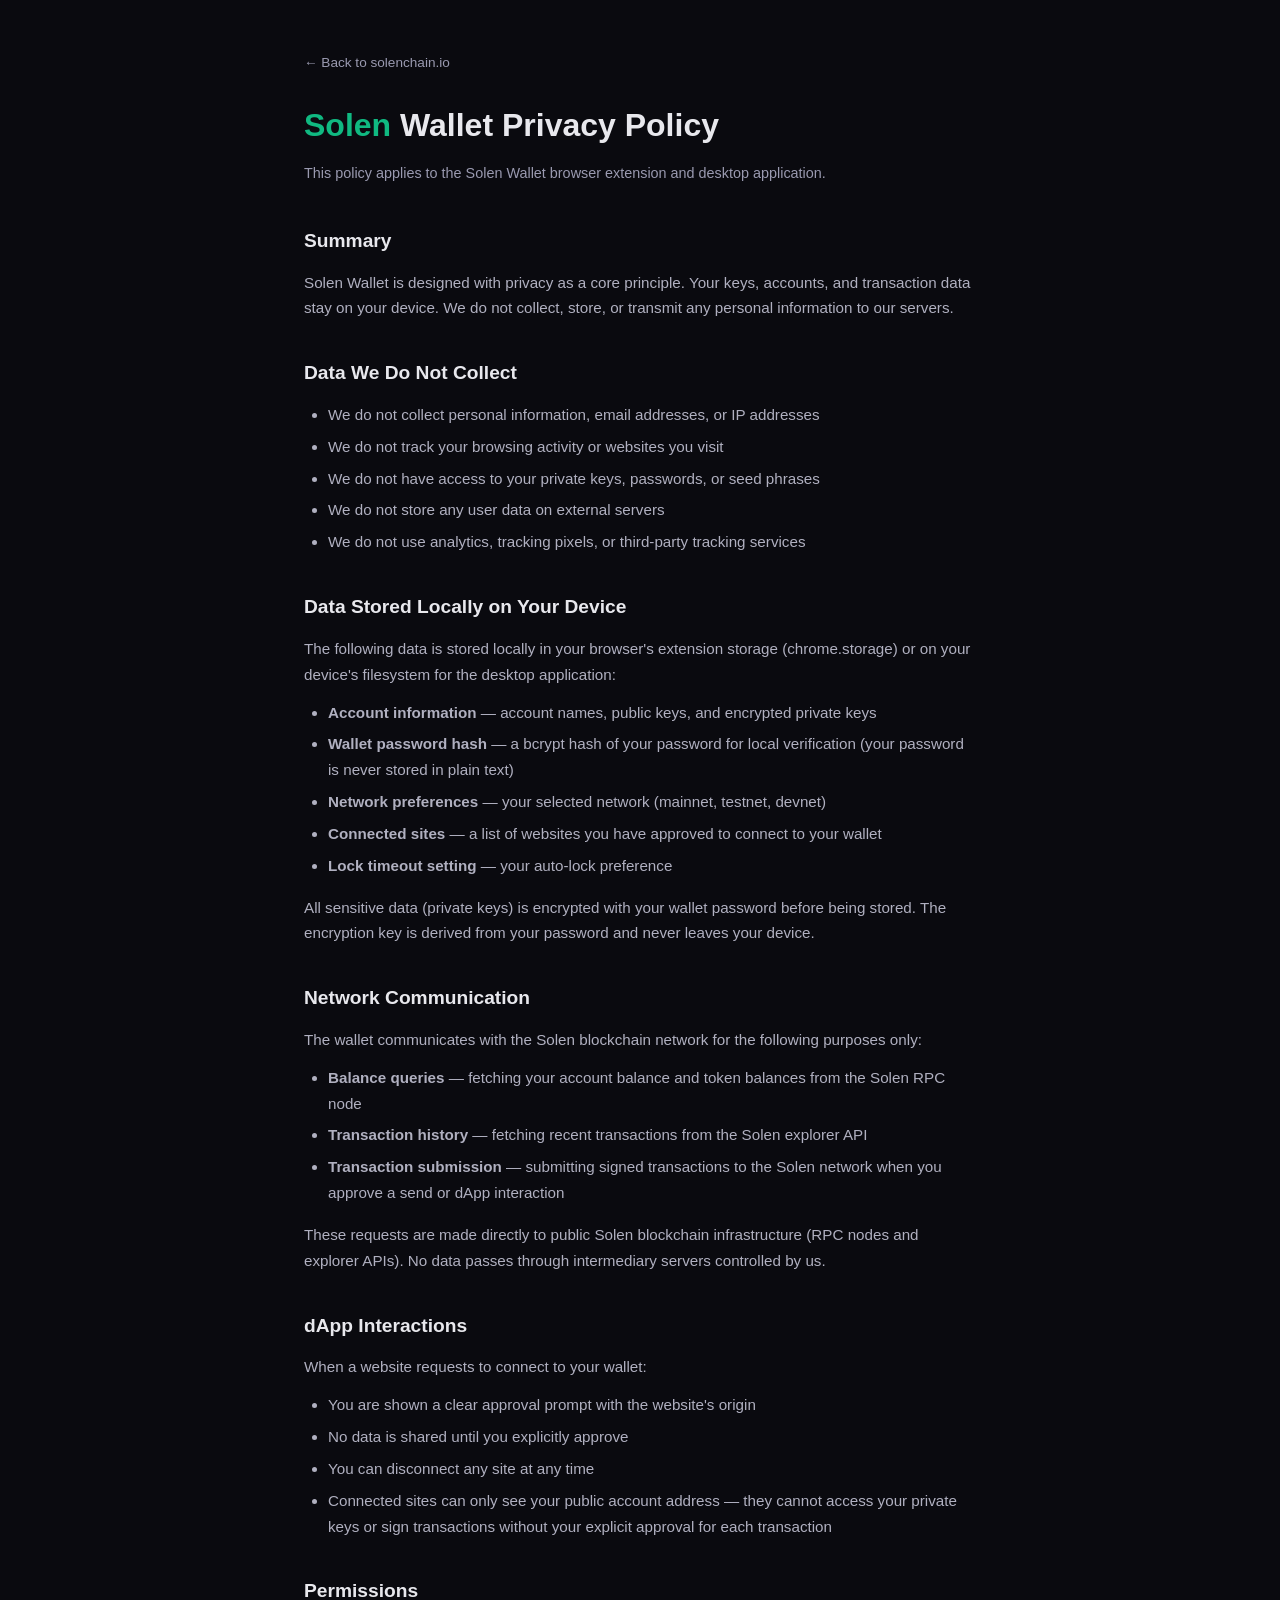
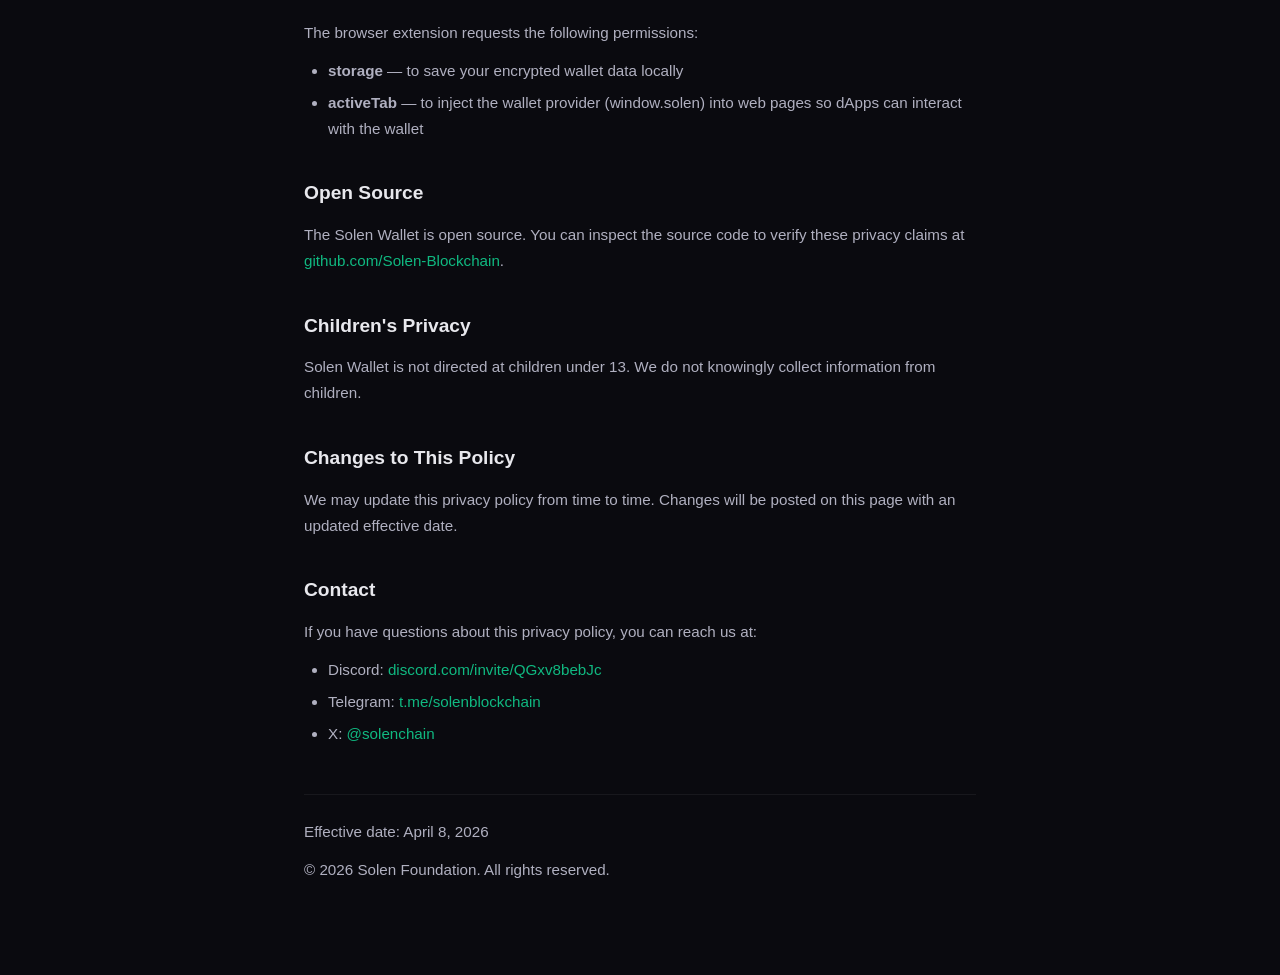
<file: privacy.html>
<!DOCTYPE html>
<html lang="en">
<head>
  <meta charset="UTF-8">
  <meta name="viewport" content="width=device-width, initial-scale=1.0">
  <title>Privacy Policy — Solen Wallet</title>
  <link rel="icon" type="image/png" sizes="32x32" href="favicon-32.png">
  <style>
    * { margin: 0; padding: 0; box-sizing: border-box; }
    body {
      font-family: -apple-system, BlinkMacSystemFont, 'Segoe UI', Roboto, sans-serif;
      background: #0a0a0f;
      color: #e8e8ed;
      min-height: 100vh;
      line-height: 1.7;
    }
    .container {
      max-width: 720px;
      margin: 0 auto;
      padding: 48px 24px 80px;
    }
    h1 {
      font-size: 2rem;
      font-weight: 800;
      margin-bottom: 8px;
    }
    h1 span { color: #10b981; }
    .subtitle {
      color: #9a9ab0;
      font-size: 0.9rem;
      margin-bottom: 40px;
    }
    h2 {
      font-size: 1.2rem;
      font-weight: 700;
      margin-top: 36px;
      margin-bottom: 12px;
      color: #e8e8ed;
    }
    p, li {
      color: #b0b0c0;
      font-size: 0.95rem;
      margin-bottom: 12px;
    }
    ul {
      padding-left: 24px;
      margin-bottom: 16px;
    }
    li { margin-bottom: 6px; }
    a { color: #10b981; text-decoration: none; }
    a:hover { text-decoration: underline; }
    .back {
      display: inline-block;
      margin-bottom: 24px;
      color: #9a9ab0;
      font-size: 0.85rem;
    }
    .back:hover { color: #10b981; }
    .updated {
      margin-top: 48px;
      padding-top: 24px;
      border-top: 1px solid rgba(255,255,255,0.06);
      font-size: 0.8rem;
      color: #6a6a80;
    }
  </style>
</head>
<body>
  <div class="container">
    <a href="/" class="back">&larr; Back to solenchain.io</a>

    <h1><span>Solen</span> Wallet Privacy Policy</h1>
    <p class="subtitle">This policy applies to the Solen Wallet browser extension and desktop application.</p>

    <h2>Summary</h2>
    <p>Solen Wallet is designed with privacy as a core principle. Your keys, accounts, and transaction data stay on your device. We do not collect, store, or transmit any personal information to our servers.</p>

    <h2>Data We Do Not Collect</h2>
    <ul>
      <li>We do not collect personal information, email addresses, or IP addresses</li>
      <li>We do not track your browsing activity or websites you visit</li>
      <li>We do not have access to your private keys, passwords, or seed phrases</li>
      <li>We do not store any user data on external servers</li>
      <li>We do not use analytics, tracking pixels, or third-party tracking services</li>
    </ul>

    <h2>Data Stored Locally on Your Device</h2>
    <p>The following data is stored locally in your browser's extension storage (chrome.storage) or on your device's filesystem for the desktop application:</p>
    <ul>
      <li><strong>Account information</strong> — account names, public keys, and encrypted private keys</li>
      <li><strong>Wallet password hash</strong> — a bcrypt hash of your password for local verification (your password is never stored in plain text)</li>
      <li><strong>Network preferences</strong> — your selected network (mainnet, testnet, devnet)</li>
      <li><strong>Connected sites</strong> — a list of websites you have approved to connect to your wallet</li>
      <li><strong>Lock timeout setting</strong> — your auto-lock preference</li>
    </ul>
    <p>All sensitive data (private keys) is encrypted with your wallet password before being stored. The encryption key is derived from your password and never leaves your device.</p>

    <h2>Network Communication</h2>
    <p>The wallet communicates with the Solen blockchain network for the following purposes only:</p>
    <ul>
      <li><strong>Balance queries</strong> — fetching your account balance and token balances from the Solen RPC node</li>
      <li><strong>Transaction history</strong> — fetching recent transactions from the Solen explorer API</li>
      <li><strong>Transaction submission</strong> — submitting signed transactions to the Solen network when you approve a send or dApp interaction</li>
    </ul>
    <p>These requests are made directly to public Solen blockchain infrastructure (RPC nodes and explorer APIs). No data passes through intermediary servers controlled by us.</p>

    <h2>dApp Interactions</h2>
    <p>When a website requests to connect to your wallet:</p>
    <ul>
      <li>You are shown a clear approval prompt with the website's origin</li>
      <li>No data is shared until you explicitly approve</li>
      <li>You can disconnect any site at any time</li>
      <li>Connected sites can only see your public account address — they cannot access your private keys or sign transactions without your explicit approval for each transaction</li>
    </ul>

    <h2>Permissions</h2>
    <p>The browser extension requests the following permissions:</p>
    <ul>
      <li><strong>storage</strong> — to save your encrypted wallet data locally</li>
      <li><strong>activeTab</strong> — to inject the wallet provider (window.solen) into web pages so dApps can interact with the wallet</li>
    </ul>

    <h2>Open Source</h2>
    <p>The Solen Wallet is open source. You can inspect the source code to verify these privacy claims at <a href="https://github.com/Solen-Blockchain" target="_blank" rel="noopener">github.com/Solen-Blockchain</a>.</p>

    <h2>Children's Privacy</h2>
    <p>Solen Wallet is not directed at children under 13. We do not knowingly collect information from children.</p>

    <h2>Changes to This Policy</h2>
    <p>We may update this privacy policy from time to time. Changes will be posted on this page with an updated effective date.</p>

    <h2>Contact</h2>
    <p>If you have questions about this privacy policy, you can reach us at:</p>
    <ul>
      <li>Discord: <a href="https://discord.com/invite/QGxv8bebJc" target="_blank" rel="noopener">discord.com/invite/QGxv8bebJc</a></li>
      <li>Telegram: <a href="https://t.me/solenblockchain" target="_blank" rel="noopener">t.me/solenblockchain</a></li>
      <li>X: <a href="https://x.com/solenchain" target="_blank" rel="noopener">@solenchain</a></li>
    </ul>

    <div class="updated">
      <p>Effective date: April 8, 2026</p>
      <p>&copy; 2026 Solen Foundation. All rights reserved.</p>
    </div>
  </div>
</body>
</html>
</file>
